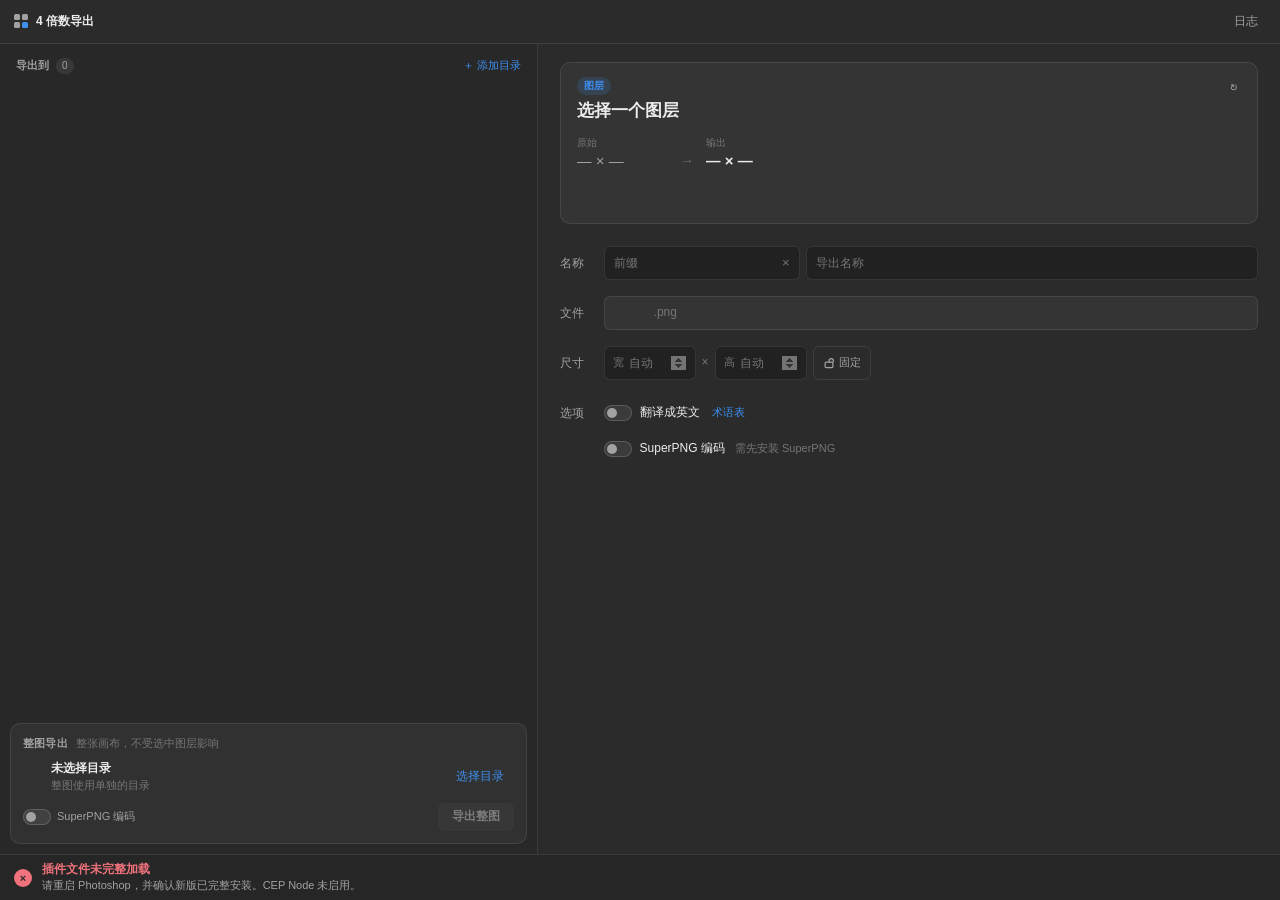
<file: com.align4.export/index.html>
<!doctype html>
<html lang="zh-CN">
<head><meta charset="utf-8"><meta name="viewport" content="width=device-width,initial-scale=1">
<meta http-equiv="Content-Security-Policy" content="default-src 'self'; script-src 'self'; style-src 'self'; connect-src 'self'; img-src 'self' data:">
<title>4 倍数导出</title><link rel="stylesheet" href="css/panel.css"></head>
<body>
<div class="app" id="app">
 <header class="topbar">
  <div class="brand"><span class="brand-mark" aria-hidden="true"><i></i><i></i><i></i><i></i></span><span>4 倍数导出</span></div>
  <button id="openLog" class="ghost-button" title="运行日志与诊断信息">日志</button>
 </header>

 <div class="body">
  <div class="object-area">
   <section class="object" aria-live="polite">
    <div class="object-head"><span id="objectKind" class="badge">图层</span><button id="refresh" class="icon-button" title="重新读取当前选择" aria-label="重新读取当前选择">↻</button></div>
    <h1 id="objectName">选择一个图层</h1>
    <div class="size-flow">
     <div class="size-cell"><span class="size-label">原始</span><span id="sizeSource" class="size-value">— × —</span></div>
     <span class="size-arrow" aria-hidden="true">→</span>
     <div class="size-cell"><span class="size-label">输出</span><strong id="sizeTarget" class="size-value">— × —</strong></div>
    </div>
    <p id="objectHint" class="hint"></p>
   </section>

  </div>
  <main class="settings">
   <!-- One form: a short label on the left of every row, controls on the right. -->
   <div class="form">
    <div class="form-row">
     <label class="form-label" for="exportName">名称</label>
     <div class="form-control name-row">
      <div class="field prefix-field"><input id="prefix" type="text" maxlength="32" placeholder="前缀" autocomplete="off" spellcheck="false" aria-label="文件名前缀"><button id="clearPrefix" class="field-clear" title="清空前缀" aria-label="清空前缀">×</button></div>
      <div class="field name-field"><input id="exportName" type="text" maxlength="120" placeholder="导出名称" autocomplete="off" spellcheck="false" aria-label="导出名称" title="按 Enter 导出到最近使用的目录"><button id="resetName" class="field-action" title="恢复为当前图层名" hidden>用图层名</button></div>
     </div>
    </div>

    <div class="form-row">
     <span class="form-label">文件</span>
     <div class="form-control">
      <div id="englishRow" class="file-field readonly">
       <span id="filePrefix" class="file-fix" hidden></span>
       <input id="englishName" class="file-input" type="text" maxlength="120" autocomplete="off" spellcheck="false" readonly aria-label="导出文件名" title="按 Enter 导出到最近使用的目录；Esc 恢复自动翻译">
       <span class="file-fix">.png</span>
       <button id="englishReset" class="field-action" hidden title="放弃修改，恢复自动翻译">恢复</button>
       <span id="fileName" class="sr-only"></span>
       <span id="fileMeasure" class="file-measure" aria-hidden="true"></span>
      </div>
      <p id="translateNote" class="translate-note" hidden></p>
     </div>
    </div>

    <div class="form-row" id="sizeGroup">
     <span class="form-label">尺寸</span>
     <div class="form-control size-row">
      <label class="field size-field"><span>宽</span><input id="minWidth" type="number" min="1" max="30000" step="1" placeholder="自动" aria-label="最小输出宽度" title="留空：按实际尺寸自动补齐到 4 的倍数"></label>
      <span class="times">×</span>
      <label class="field size-field"><span>高</span><input id="minHeight" type="number" min="1" max="30000" step="1" placeholder="自动" aria-label="最小输出高度" title="留空：按实际尺寸自动补齐到 4 的倍数"></label>
      <button id="lockSize" class="lock-button" aria-pressed="false" title="固定后，之后的每张切图都按这个尺寸输出"><svg viewBox="0 0 14 14" width="12" height="12" fill="none" stroke="currentColor" stroke-width="1.4" aria-hidden="true"><rect x="2.5" y="6" width="9" height="6.5" rx="1.3"/><path class="shackle" d="M4.5 6V4.3a2.5 2.5 0 0 1 5 0V6"/></svg><span>固定</span></button>
     </div>
    </div>

    <div class="form-row">
     <span class="form-label">选项</span>
     <div class="form-control options">
      <div class="option-line">
       <label class="toggle-row" title="把名称里的中文离线翻译成英文：我的术语表 → 内置术语表 → 离线词典；查不到的保留中文"><input id="translate" type="checkbox"><span class="toggle" aria-hidden="true"></span><span>翻译成英文</span></label>
       <button id="openGlossary" class="link-button" title="打开“我的术语表”，可以自己添加或修改译法">术语表</button>
      </div>
      <div class="option-line">
       <label class="toggle-row" title="补边后调用已安装的 SuperPNG 重新编码；失败时不会改存普通 PNG"><input id="superPNG" type="checkbox"><span class="toggle" aria-hidden="true"></span><span>SuperPNG 编码</span></label>
       <span class="inline-hint">需先安装 SuperPNG</span>
      </div>
     </div>
    </div>
   </div>
  </main>

  <aside class="destinations" aria-label="导出目录">
   <div class="dest-head"><h2>导出到</h2><span id="directoryCount" class="count">0</span><button id="addDirectory" class="link-button">＋ 添加目录</button></div>
   <div id="directoryList" class="dest-list"></div>
   <section class="canvas-card" aria-label="整图导出">
    <div class="canvas-head"><h2>整图导出</h2><span class="muted">整张画布，不受选中图层影响</span></div>
    <div class="canvas-dir">
     <span class="dest-icon" id="canvasIcon" aria-hidden="true"></span>
     <div class="dest-main">
      <strong id="canvasDirName" class="canvas-dir-name">未选择目录</strong>
      <p id="canvasDirPath" class="dest-path">整图使用单独的目录</p>
      <p id="canvasLast" class="dest-last" hidden></p>
     </div>
     <button id="canvasFolder" class="ghost-button">选择目录</button>
    </div>
    <div class="canvas-actions">
     <label class="toggle-row small" title="整图单独设置，默认关闭"><input id="canvasSuperPNG" type="checkbox"><span class="toggle" aria-hidden="true"></span><span>SuperPNG 编码</span></label>
     <button id="canvasExport" class="canvas-export" disabled>导出整图</button>
    </div>
   </section>
  </aside>
 </div>

 <footer class="statusbar" id="statusbar" data-kind="idle" role="status" aria-live="polite">
  <span class="status-icon" aria-hidden="true"></span>
  <div class="status-text"><strong id="statusTitle">正在连接 Photoshop…</strong><span id="statusDetail"></span></div>
  <button id="statusOpen" class="ghost-button" hidden>打开目录</button>
  <button id="statusLog" class="ghost-button" hidden>查看日志</button>
  <button id="cancelJob" class="ghost-button danger" hidden>取消</button>
  <div class="progress" aria-hidden="true"><i></i></div>
 </footer>

 <section id="logPanel" class="log-panel" hidden aria-label="运行日志">
  <header class="log-header">
   <h2>运行日志</h2>
   <label class="log-verbose"><input id="logVerbose" type="checkbox">显示详细</label>
   <button id="logCopy" class="primary-button" title="复制环境、日志与 Generator 日志，可直接粘贴发送">复制诊断信息</button>
   <button id="logFolder" class="ghost-button" title="打开日志文件所在目录">打开日志目录</button>
   <button id="logClose" class="icon-button" aria-label="关闭日志">×</button>
  </header>
  <div id="logList" class="log-list" role="log"></div>
  <footer class="log-footer"><span id="logNote"></span><span id="version">v2.0.0</span><button id="restoreSize" class="link-button" title="把面板恢复为 760 × 620">恢复默认大小</button></footer>
  <textarea id="debug" class="debug" hidden readonly aria-label="诊断信息，可按 Ctrl+C 复制"></textarea>
 </section>
</div>
<script src="js/panel.js"></script>
</body>
</html>
</file>
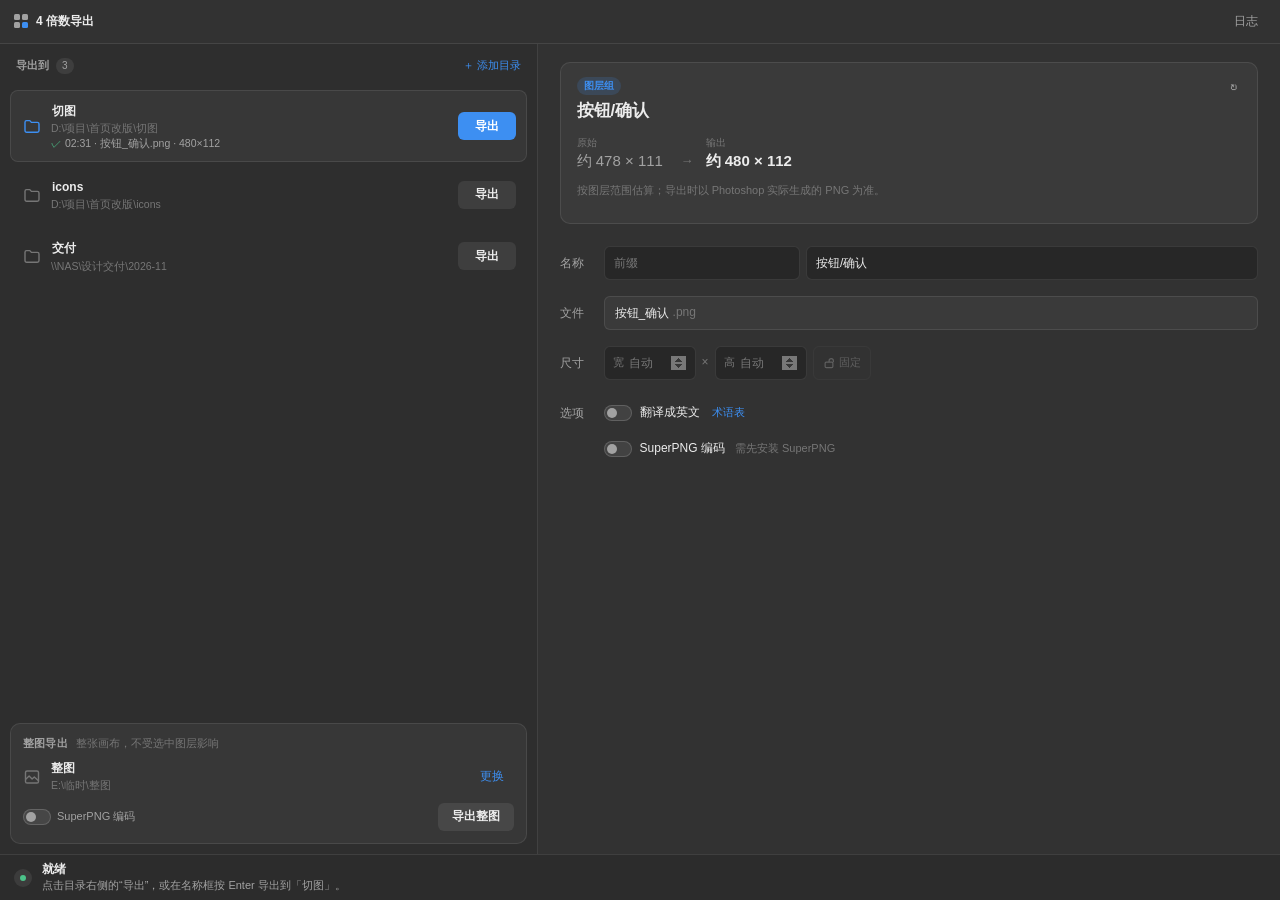
<file: dev/panel-frame.html>
<!doctype html>
<html lang="zh-CN">
<head>
<meta charset="utf-8">
<meta name="viewport" content="width=device-width,initial-scale=1">
<title>面板（模拟 Photoshop）</title>
<link rel="stylesheet" href="../com.align4.export/css/panel.css">
</head>
<body>
<script src="mock.js"></script>
</body>
</html>
</file>
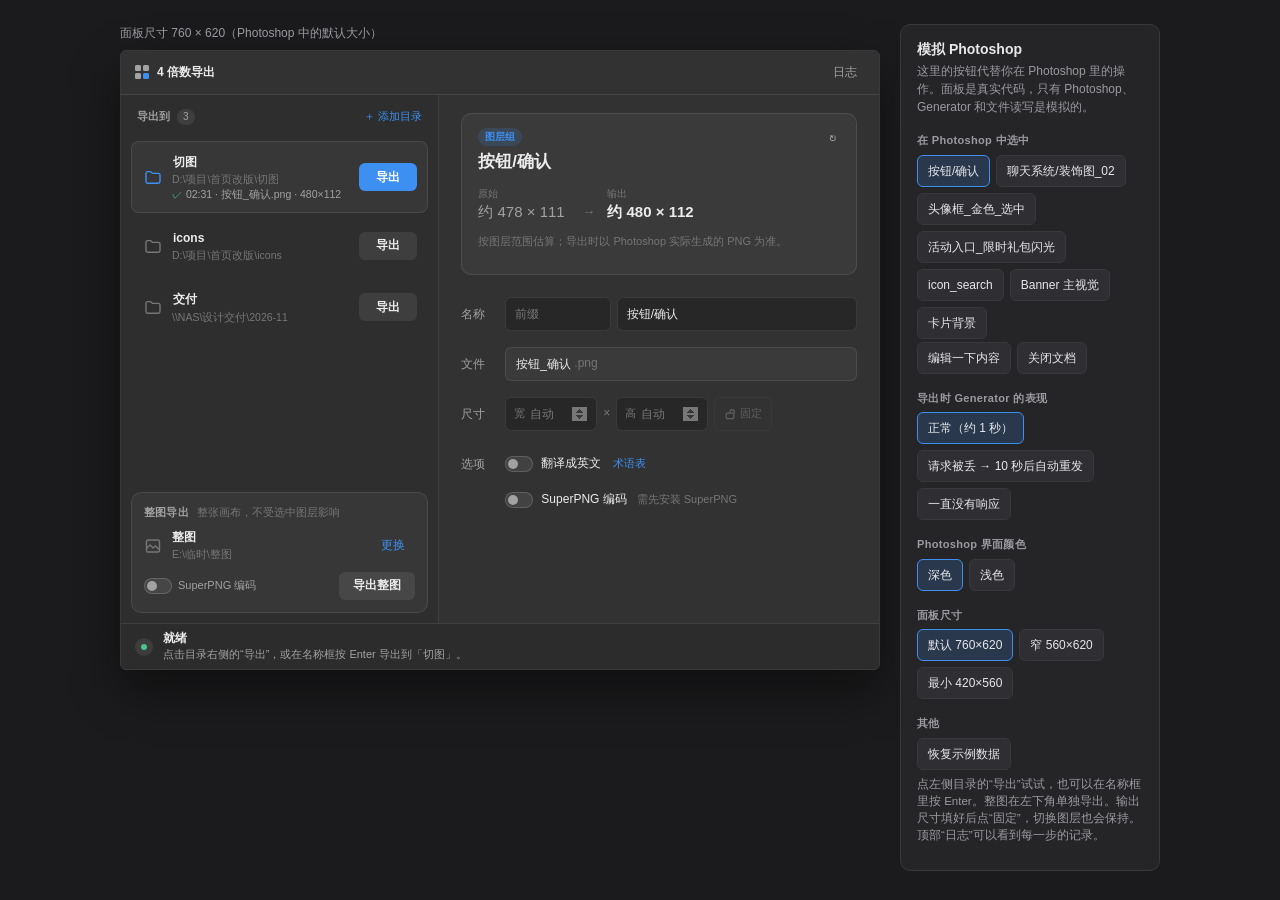
<file: dev/preview.html>
<!doctype html>
<html lang="zh-CN">
<head>
<meta charset="utf-8">
<meta name="viewport" content="width=device-width,initial-scale=1">
<title>面板预览</title>
<style>
  :root { --bg: #1b1b1d; --card: #252528; --text: #e8e8ea; --muted: #9a9aa0; --line: #38383d; --accent: #3d8ff2; }
  * { box-sizing: border-box; }
  body { margin: 0; min-height: 100vh; background: var(--bg); color: var(--text); font: 13px/1.5 "Segoe UI", "Microsoft YaHei UI", -apple-system, sans-serif; display: flex; flex-wrap: wrap; justify-content: center; align-items: flex-start; padding: 24px 16px; }
  .stage { margin: 0 20px 20px 0; }
  .stage p { margin: 0 0 8px; color: var(--muted); font-size: 12px; }
  .frame { display: block; border: 1px solid var(--line); border-radius: 6px; box-shadow: 0 20px 50px rgba(0,0,0,.45); background: #323232; max-width: 100%; }
  aside { width: 260px; max-width: 100%; background: var(--card); border: 1px solid var(--line); border-radius: 10px; padding: 14px 16px; }
  h1 { font-size: 14px; margin: 0 0 2px; }
  .sub { color: var(--muted); font-size: 12px; margin: 0 0 12px; }
  h2 { font-size: 11px; font-weight: 600; color: var(--muted); margin: 16px 0 6px; letter-spacing: .03em; }
  .row { display: flex; flex-wrap: wrap; margin: -3px; }
  button { margin: 3px; padding: 6px 10px; border-radius: 6px; border: 1px solid var(--line); background: #2f2f33; color: var(--text); font: inherit; font-size: 12px; cursor: pointer; }
  button:hover { border-color: #55555c; }
  button.on { border-color: var(--accent); background: rgba(61,143,242,.18); }
  .note { font-size: 11.5px; color: var(--muted); margin-top: 6px; }
</style>
</head>
<body>
  <div class="stage">
    <p id="sizeLabel">面板尺寸 760 × 620（Photoshop 中的默认大小）</p>
    <iframe id="panel" class="frame" src="panel-frame.html" width="760" height="620" title="插件面板"></iframe>
  </div>
  <aside>
    <h1>模拟 Photoshop</h1>
    <p class="sub">这里的按钮代替你在 Photoshop 里的操作。面板是真实代码，只有 Photoshop、Generator 和文件读写是模拟的。</p>

    <h2>在 Photoshop 中选中</h2>
    <div class="row" id="layers"></div>
    <div class="row"><button data-act="edit">编辑一下内容</button><button data-act="close">关闭文档</button></div>

    <h2>导出时 Generator 的表现</h2>
    <div class="row" id="scenarios">
      <button data-scenario="normal" class="on">正常（约 1 秒）</button>
      <button data-scenario="dropped">请求被丢 → 10 秒后自动重发</button>
      <button data-scenario="fail">一直没有响应</button>
    </div>

    <h2>Photoshop 界面颜色</h2>
    <div class="row" id="themes"><button data-theme="dark" class="on">深色</button><button data-theme="light">浅色</button></div>

    <h2>面板尺寸</h2>
    <div class="row" id="sizes"><button data-size="760x620" class="on">默认 760×620</button><button data-size="560x620">窄 560×620</button><button data-size="420x560">最小 420×560</button></div>

    <h2>其他</h2>
    <div class="row"><button data-act="reset">恢复示例数据</button></div>
    <p class="note">点左侧目录的“导出”试试，也可以在名称框里按 Enter。整图在左下角单独导出。输出尺寸填好后点“固定”，切换图层也会保持。顶部“日志”可以看到每一步的记录。</p>
  </aside>
<script>
(function () {
  var frame = document.getElementById('panel');
  function ps() { return frame.contentWindow.mockPS; }
  function mark(group, btn) { Array.prototype.forEach.call(group.children, function (b) { b.classList.toggle('on', b === btn); }); }
  frame.addEventListener('load', function () {
    var layers = document.getElementById('layers'); layers.innerHTML = '';
    ps().state.layers.forEach(function (l, i) {
      var b = document.createElement('button'); b.textContent = l.name; b.title = l.kind + ' ' + l.w + '×' + l.h;
      if (i === ps().state.selected) { b.className = 'on'; }
      b.onclick = function () { ps().select(i); mark(layers, b); }; layers.appendChild(b);
    });
  });
  document.addEventListener('click', function (e) {
    var b = e.target.closest('button'); if (!b || !ps()) { return; }
    if (b.dataset.act === 'edit') { ps().edit(); }
    if (b.dataset.act === 'close') { ps().closeDoc(); mark(document.getElementById('layers'), null); }
    if (b.dataset.act === 'reset') { ps().reset(); }
    if (b.dataset.scenario) { ps().scenario(b.dataset.scenario); mark(b.parentNode, b); }
    if (b.dataset.theme) { ps().theme(b.dataset.theme); mark(b.parentNode, b); }
    if (b.dataset.size) {
      var wh = b.dataset.size.split('x'); frame.width = wh[0]; frame.height = wh[1];
      document.getElementById('sizeLabel').textContent = '面板尺寸 ' + wh[0] + ' × ' + wh[1]; mark(b.parentNode, b);
    }
  });
}());
</script>
</body>
</html>
</file>
<file: com.align4.export/css/panel.css>
/* 4 倍数导出 — panel styles.
   Targets CEP 9+ (Chromium 61): no flex `gap`, `inset`, `:focus-visible` or `:is()`. */

:root {
  --bg: #2b2b2b;            /* replaced at runtime with Photoshop's panel colour */
  --surface: rgba(255, 255, 255, .045);
  --surface-strong: rgba(255, 255, 255, .08);
  --field: rgba(0, 0, 0, .22);
  --border: rgba(255, 255, 255, .09);
  --border-strong: rgba(255, 255, 255, .16);
  --text: #ececec;
  --muted: #a2a2a2;
  --faint: #767676;
  --accent: #3d8ff2;
  --accent-hover: #5aa1f6;
  --accent-soft: rgba(61, 143, 242, .16);
  --accent-ink: #fff;
  --ok: #4cc38a;
  --warn: #e7b44f;
  --err: #f0727c;
  --radius: 8px;
  --mono: Consolas, "Cascadia Mono", "Microsoft YaHei UI", monospace;
}
:root[data-theme="light"] {
  --surface: rgba(0, 0, 0, .035);
  --surface-strong: rgba(0, 0, 0, .07);
  --field: #fff;
  --border: rgba(0, 0, 0, .1);
  --border-strong: rgba(0, 0, 0, .2);
  --text: #1f1f1f;
  --muted: #5f5f5f;
  --faint: #8a8a8a;
  --accent: #1473e6;
  --accent-hover: #0d66d0;
  --accent-soft: rgba(20, 115, 230, .12);
  --ok: #138a52;
  --warn: #a8700b;
  --err: #c9252d;
}

* { box-sizing: border-box; }
html, body { height: 100%; margin: 0; }
body {
  background: var(--bg); color: var(--text); overflow: hidden;
  font: 12px/1.45 "Segoe UI", "Microsoft YaHei UI", "Microsoft YaHei", -apple-system, sans-serif;
  -webkit-font-smoothing: antialiased;
}
button, input, select, textarea { font: inherit; color: inherit; }
button { border: 0; background: none; cursor: pointer; padding: 0; transition: background-color .12s, color .12s, border-color .12s; }
button:disabled { cursor: default; opacity: .4; }
input:focus, button:focus { outline: none; }
button:focus { box-shadow: 0 0 0 2px var(--accent-soft); }
button:focus:not(:hover) { box-shadow: 0 0 0 2px var(--accent); }
button:active:not(:disabled) { -webkit-transform: translateY(1px); transform: translateY(1px); }
[hidden] { display: none !important; }
h1, h2, p { margin: 0; }
h2 { font-size: 11px; font-weight: 600; color: var(--muted); letter-spacing: .02em; }
.muted { color: var(--faint); font-size: 11px; }

.app { display: flex; flex-direction: column; height: 100%; }

/* ---- Top bar ---- */
.topbar { display: flex; align-items: center; height: 44px; flex: 0 0 44px; padding: 0 12px 0 14px; border-bottom: 1px solid var(--border); }
.brand { display: flex; align-items: center; font-weight: 600; font-size: 12px; white-space: nowrap; margin-right: auto; }
.brand-mark { display: grid; grid-template-columns: 6px 6px; grid-gap: 2px; margin-right: 8px; }
.brand-mark i { width: 6px; height: 6px; border-radius: 1.5px; background: var(--muted); }
.brand-mark i:last-child { background: var(--accent); }

.segmented { display: inline-flex; padding: 2px; border-radius: 7px; background: var(--field); border: 1px solid var(--border); }
.segmented button { height: 24px; padding: 0 14px; border-radius: 5px; color: var(--muted); font-weight: 500; white-space: nowrap; }
.segmented button:hover:not(:disabled) { color: var(--text); }
.segmented button[aria-selected="true"], .segmented button[aria-checked="true"] { background: var(--surface-strong); color: var(--text); box-shadow: 0 1px 2px rgba(0, 0, 0, .25); }
.segmented.small button { height: 26px; padding: 0 10px; font-size: 11px; }
.anchor-switch button { height: 28px; padding: 0 14px; }

.ghost-button { height: 26px; padding: 0 10px; border-radius: 6px; color: var(--muted); white-space: nowrap; }
.ghost-button:hover:not(:disabled) { background: var(--surface-strong); color: var(--text); }
.ghost-button.danger:hover:not(:disabled) { color: var(--err); }
.primary-button { height: 26px; padding: 0 12px; border-radius: 6px; background: var(--accent); color: var(--accent-ink); font-weight: 600; white-space: nowrap; }
.primary-button:hover:not(:disabled) { background: var(--accent-hover); }
.link-button { color: var(--accent); font-size: 11px; white-space: nowrap; padding: 2px 0; }
.link-button:hover:not(:disabled) { color: var(--accent-hover); text-decoration: underline; }
.icon-button { width: 26px; height: 26px; border-radius: 6px; color: var(--muted); font-size: 15px; line-height: 26px; text-align: center; }
.icon-button:hover:not(:disabled) { background: var(--surface-strong); color: var(--text); }

/* ---- Body: settings | destinations ---- */
.body { flex: 1; min-height: 0; display: grid; grid-template-columns: minmax(250px, 42%) minmax(0, 1fr); grid-template-rows: auto minmax(0, 1fr);
  grid-template-areas: "dest object" "dest settings"; }
.object-area { grid-area: object; min-width: 0; padding: 18px 22px 0; }
.settings { grid-area: settings; min-width: 0; overflow-y: auto; padding: 22px 22px 20px; }
/* Form: fixed label column, controls aligned on one edge */
.form-row { display: flex; align-items: flex-start; }
.form-row + .form-row { margin-top: 16px; }
.form-label { flex: 0 0 44px; line-height: 34px; font-size: 12px; color: var(--muted); }
.form-control { flex: 1; min-width: 0; }
.form-control.inline, .option-line { display: flex; align-items: center; min-height: 34px; }
.inline-hint { margin-left: 10px; font-size: 11px; color: var(--faint); white-space: nowrap; overflow: hidden; text-overflow: ellipsis; min-width: 0; }
.option-line + .option-line { margin-top: 2px; }
.option-line .link-button { margin-left: 12px; }
.file-row { display: flex; align-items: flex-start; }
.destinations { grid-area: dest; min-width: 0; min-height: 0; display: flex; flex-direction: column; border-right: 1px solid var(--border); background: rgba(0, 0, 0, .08); }
:root[data-theme="light"] .destinations { background: rgba(0, 0, 0, .025); }

/* Object card */
/* Fixed height: content changes (names, sizes, hints) must never move the layout below. */
.object { height: 162px; overflow: hidden; padding: 14px 16px; border-radius: 10px; background: var(--surface); border: 1px solid var(--border); }
.object-head { display: flex; align-items: center; justify-content: space-between; height: 22px; margin: -2px -6px 2px 0; }
.badge { display: inline-block; height: 18px; line-height: 18px; padding: 0 7px; border-radius: 9px; font-size: 10px; font-weight: 600; color: var(--accent); background: var(--accent-soft); }
.object h1 { height: 23px; font-size: 17px; font-weight: 600; line-height: 23px; white-space: nowrap; overflow: hidden; text-overflow: ellipsis; }
.object.empty h1 { color: var(--muted); font-weight: 500; }
.size-flow { display: flex; align-items: flex-end; height: 38px; margin-top: 12px; }
.size-cell { min-width: 0; }
.size-cell:first-child { min-width: 92px; }
.size-label { display: block; font-size: 10px; color: var(--faint); }
.size-value { display: block; height: 22px; line-height: 22px; overflow: hidden; text-overflow: ellipsis; font-size: 15px; font-variant-numeric: tabular-nums; white-space: nowrap; color: var(--muted); }
strong.size-value { color: var(--text); font-weight: 600; }
.size-arrow { color: var(--faint); margin: 0 12px 1px; font-size: 13px; }
/* Always two lines tall, so a long hint wraps instead of being cut, and never resizes the card. */
.hint { height: 34px; line-height: 17px; font-size: 11px; color: var(--faint); margin-top: 10px; overflow: hidden; display: -webkit-box; -webkit-box-orient: vertical; -webkit-line-clamp: 2; }
.hint.warn { color: var(--warn); }

/* Groups and fields */
.field { position: relative; display: block; }
.field input { width: 100%; height: 34px; padding: 0 9px; border-radius: 6px; border: 1px solid var(--border); background: var(--field); }
.field input::-webkit-input-placeholder { color: var(--faint); }
.field input:hover { border-color: var(--border-strong); }
.field input:focus { border-color: var(--accent); box-shadow: 0 0 0 2px var(--accent-soft); }
.field input:disabled { opacity: .5; }
.field.invalid input { border-color: var(--err); }
.name-row { display: flex; }
.prefix-field { flex: 0 0 30%; min-width: 0; margin-right: 6px; }
.prefix-field input { padding-right: 24px; }
.field-clear { position: absolute; right: 4px; top: 7px; width: 20px; height: 20px; border-radius: 4px; color: var(--faint); font-size: 13px; line-height: 20px; }
.field-clear:hover { color: var(--text); background: var(--surface-strong); }
.name-field { flex: 1; min-width: 0; }
.name-field.custom input { border-color: var(--accent-soft); }
/* 文件: one field that is the file name — fixed prefix and .png in grey, the name in between.
   With translation on, the middle is the English and can be typed into directly. */
.file-field { position: relative; display: flex; align-items: center; height: 34px; padding: 0 9px; border-radius: 6px; border: 1px solid var(--border); background: var(--field); }
.file-field.readonly { background: var(--surface); }
.file-field.editable:hover { border-color: var(--border-strong); }
.file-field.focused { border-color: var(--accent); box-shadow: 0 0 0 2px var(--accent-soft); }
.file-field.overridden { padding-right: 52px; }
.file-fix { flex: 0 0 auto; color: var(--faint); white-space: pre; }
.file-input { flex: 0 1 auto; width: 40px; min-width: 24px; max-width: 100%; height: 32px; padding: 0 1px; border: 0; background: transparent; color: var(--text); font: inherit; }
.file-input[readonly] { cursor: default; }
.file-input::-webkit-input-placeholder { color: var(--faint); }
.file-field .field-action { top: 5px; }
.file-measure { position: absolute; left: -9999px; top: 0; visibility: hidden; white-space: pre; font: inherit; }
.sr-only { position: absolute; width: 1px; height: 1px; overflow: hidden; clip: rect(0 0 0 0); white-space: nowrap; }
/* Words worth a second look, named individually; click one to select it in the field */
.check-chip { display: inline-block; margin-right: 6px; padding: 0 6px; border-radius: 4px; line-height: 16px; cursor: pointer; }
.check-chip.dict { color: var(--warn); background: rgba(231, 180, 79, .12); }
.check-chip.none { color: var(--err); background: rgba(240, 114, 124, .12); }
.check-chip:hover { text-decoration: underline; }
/* "用图层名" sits inside the name box, shown only after the name was changed */
.name-field.custom input { padding-right: 70px; }
.field-action { position: absolute; right: 5px; top: 6px; height: 22px; padding: 0 7px; border-radius: 4px; font-size: 10.5px; color: var(--accent); background: var(--accent-soft); white-space: nowrap; }
.field-action:hover:not(:disabled) { background: var(--accent); color: var(--accent-ink); }
.translate-note { height: 16px; line-height: 16px; margin-top: 5px; font-size: 10.5px; color: var(--faint); white-space: nowrap; overflow: hidden; text-overflow: ellipsis; }
.translate-note i { font-style: normal; }

.size-row { display: flex; align-items: center; }
.size-field { width: 92px; flex: 0 1 92px; min-width: 64px; }
.size-field span { position: absolute; left: 9px; top: 9px; font-size: 11px; color: var(--faint); pointer-events: none; }
.size-field input { padding-left: 24px; font-variant-numeric: tabular-nums; }
.size-field input::-webkit-inner-spin-button { opacity: .4; }
.times { color: var(--faint); margin: 0 6px; }
.lock-button { display: inline-flex; align-items: center; height: 34px; padding: 0 9px; margin-left: 6px; border-radius: 6px; border: 1px solid var(--border); color: var(--muted); white-space: nowrap; font-size: 11px; }
.lock-button svg { margin-right: 4px; }
.lock-button:hover:not(:disabled) { border-color: var(--border-strong); color: var(--text); }
.lock-button[aria-pressed="false"] .shackle { -webkit-transform: translateX(2.6px); transform: translateX(2.6px); }
.lock-button[aria-pressed="true"] { background: var(--accent-soft); border-color: var(--accent); color: var(--accent); font-weight: 600; }
.size-locked .size-field input:disabled { opacity: 1; color: var(--accent); border-color: var(--accent-soft); }
.anchor-switch { flex: 0 0 auto; }

.toggle-row { display: flex; align-items: center; cursor: pointer; min-height: 24px; }
.toggle-row input { position: absolute; opacity: 0; width: 1px; height: 1px; }
.toggle { position: relative; width: 28px; height: 16px; flex: 0 0 28px; border-radius: 8px; background: var(--surface-strong); border: 1px solid var(--border-strong); margin-right: 8px; transition: background-color .15s; }
.toggle:after { content: ""; position: absolute; top: 2px; left: 2px; width: 10px; height: 10px; border-radius: 50%; background: var(--muted); transition: left .15s, background-color .15s; }
.toggle-row input:checked + .toggle { background: var(--accent); border-color: var(--accent); }
.toggle-row input:checked + .toggle:after { left: 14px; background: #fff; }
.toggle-row input:focus + .toggle { box-shadow: 0 0 0 2px var(--accent-soft); }
.toggle-row input:disabled ~ * { opacity: .5; }
.toggle-row .muted { margin-left: 8px; }

/* ---- Destinations ---- */
.dest-head { display: flex; align-items: center; height: 40px; flex: 0 0 40px; padding: 4px 16px 0; }
.count { margin-left: 6px; min-width: 18px; height: 16px; line-height: 16px; padding: 0 5px; border-radius: 8px; text-align: center; font-size: 10px; color: var(--muted); background: var(--surface-strong); }
.dest-head .link-button { margin-left: auto; }
.dest-list { flex: 1; min-height: 0; overflow-y: auto; padding: 6px 10px 10px; } /* top room for the first row's remove badge */

.dest { position: relative; display: flex; align-items: center; padding: 10px 10px 10px 12px; border-radius: 8px; border: 1px solid transparent; }
.dest + .dest { margin-top: 4px; }
.dest:hover { background: var(--surface); }
.dest.recent { background: var(--surface); border-color: var(--border); }
.dest.missing .dest-path { color: var(--warn); }
.dest-icon { flex: 0 0 18px; width: 18px; height: 18px; margin-right: 10px; color: var(--faint); }
.dest.recent .dest-icon { color: var(--accent); }
.dest-main { flex: 1; min-width: 0; }
.dest-name { display: block; width: 100%; height: 20px; padding: 0 4px; margin-left: -4px; border: 1px solid transparent; border-radius: 4px; background: transparent; font-weight: 600; text-overflow: ellipsis; }
.dest-name:hover { border-color: var(--border); }
.dest-name:focus { border-color: var(--accent); background: var(--field); }
.dest-path, .dest-last { font-size: 10.5px; color: var(--faint); white-space: nowrap; overflow: hidden; text-overflow: ellipsis; }
.dest-last { color: var(--muted); }
.dest-path.openable { cursor: pointer; }
.dest-path.openable:hover { color: var(--accent); text-decoration: underline; }
.dest-last.ok:before { content: "✓ "; color: var(--ok); }
.dest-last.error { color: var(--err); }
.dest-export { flex: 0 0 auto; min-width: 58px; height: 28px; padding: 0 12px; margin-left: 8px; border-radius: 6px; background: var(--accent); color: var(--accent-ink); font-weight: 600; white-space: nowrap; }
.dest-export:hover:not(:disabled) { background: var(--accent-hover); }
.dest:not(.recent) .dest-export { background: var(--surface-strong); color: var(--text); }
.dest:not(.recent) .dest-export:hover:not(:disabled) { background: var(--accent); color: var(--accent-ink); }
.dest.running .dest-export { background: var(--accent-soft); color: var(--accent); opacity: 1; }
.running-button .run-cancel { display: none; }
.running-button:hover .run-cancel { display: inline; }
.running-button:hover .run-time { display: none; }
.dest .running-button:hover:not(:disabled), .canvas-card .running-button:hover:not(:disabled) { background: var(--err); color: #fff; }
/* Flex-centred icon: a text "×" sits off-centre in most fonts. */
.dest-remove { position: absolute; right: -3px; top: -5px; display: -webkit-inline-box; display: inline-flex; -webkit-box-align: center; align-items: center; -webkit-box-pack: center; justify-content: center;
  height: 20px; min-width: 20px; padding: 0; border-radius: 10px; font-size: 11px; line-height: 1; color: var(--muted); background: var(--bg); border: 1px solid var(--border-strong); opacity: 0; }
.dest-remove svg { display: block; }
.dest-remove.confirm { padding: 0 8px; }
.dest:hover .dest-remove, .dest-remove:focus, .dest-remove.confirm { opacity: 1; }
.dest .dest-remove:disabled { display: none; }
.dest-remove:hover, .dest-remove.confirm { color: #fff; background: var(--err); border-color: var(--err); }

.spinner { display: inline-block; width: 11px; height: 11px; border-radius: 50%; border: 2px solid currentColor; border-right-color: transparent; vertical-align: -1px; margin-right: 5px; -webkit-animation: spin .7s linear infinite; animation: spin .7s linear infinite; }
@-webkit-keyframes spin { to { -webkit-transform: rotate(360deg); } }
@keyframes spin { to { transform: rotate(360deg); } }

.empty-dest { margin: 8px 6px; padding: 18px 14px; border: 1px dashed var(--border-strong); border-radius: 10px; text-align: center; color: var(--muted); }
.empty-dest p { margin-bottom: 10px; line-height: 1.6; }

/* Whole-canvas export: pinned under the directory list */
.canvas-card { flex: 0 0 auto; margin: 0 10px 10px; padding: 12px 12px 12px 12px; border-radius: 10px; background: var(--surface); border: 1px solid var(--border); }
.canvas-head { display: flex; align-items: baseline; margin-bottom: 8px; }
.canvas-head h2 { margin-right: 8px; }
.canvas-head .muted { white-space: nowrap; overflow: hidden; text-overflow: ellipsis; font-size: 10.5px; }
.canvas-dir { display: flex; align-items: center; }
.canvas-dir .ghost-button { margin-left: 6px; color: var(--accent); }
.canvas-dir-name { display: block; font-weight: 600; white-space: nowrap; overflow: hidden; text-overflow: ellipsis; }
.canvas-card.unset .canvas-dir-name { color: var(--muted); font-weight: 500; }
.canvas-actions { display: flex; align-items: center; margin-top: 10px; }
.toggle-row.small { font-size: 11px; color: var(--muted); margin-right: auto; }
.toggle-row.small .toggle { margin-right: 6px; }
.canvas-export { height: 28px; padding: 0 14px; border-radius: 6px; background: var(--surface-strong); color: var(--text); font-weight: 600; white-space: nowrap; }
.canvas-export:hover:not(:disabled) { background: var(--accent); color: var(--accent-ink); }
.canvas-card.running .canvas-export { background: var(--accent-soft); color: var(--accent); opacity: 1; }

/* ---- Status bar ---- */
.statusbar { position: relative; display: flex; align-items: center; height: 46px; flex: 0 0 46px; padding: 0 10px 0 14px; border-top: 1px solid var(--border); background: rgba(0, 0, 0, .12); }
:root[data-theme="light"] .statusbar { background: rgba(0, 0, 0, .03); }
.status-icon { flex: 0 0 18px; width: 18px; height: 18px; margin-right: 10px; border-radius: 50%; text-align: center; line-height: 18px; font-size: 11px; font-weight: 700; color: var(--bg); background: var(--faint); }
.status-text { flex: 1; min-width: 0; display: flex; flex-direction: column; justify-content: center; }
.status-text strong { font-weight: 600; white-space: nowrap; overflow: hidden; text-overflow: ellipsis; }
.status-text span { font-size: 11px; color: var(--muted); white-space: nowrap; overflow: hidden; text-overflow: ellipsis; }
.statusbar .ghost-button { margin-left: 4px; }
.statusbar #cancelJob { border: 1px solid var(--border-strong); color: var(--text); }
.statusbar #cancelJob:hover { border-color: var(--err); background: var(--err); color: #fff; }
.statusbar[data-kind="idle"] .status-icon { background: var(--surface-strong); }
.statusbar[data-kind="idle"] .status-icon:after { content: ""; display: inline-block; width: 6px; height: 6px; border-radius: 50%; background: var(--faint); vertical-align: 1px; }
.statusbar[data-kind="ready"] .status-icon { background: var(--surface-strong); }
.statusbar[data-kind="ready"] .status-icon:after { content: ""; display: inline-block; width: 6px; height: 6px; border-radius: 50%; background: var(--ok); vertical-align: 1px; }
.statusbar[data-kind="ok"] .status-icon { background: var(--ok); }
.statusbar[data-kind="ok"] .status-icon:after { content: "✓"; }
.statusbar[data-kind="warn"] .status-icon { background: var(--warn); }
.statusbar[data-kind="warn"] .status-icon:after { content: "!"; }
.statusbar[data-kind="error"] .status-icon { background: var(--err); }
.statusbar[data-kind="error"] .status-icon:after { content: "×"; }
.statusbar[data-kind="error"] .status-text strong { color: var(--err); }
.statusbar[data-kind="working"] .status-icon { background: none; border: 2px solid var(--accent); border-right-color: transparent; -webkit-animation: spin .8s linear infinite; animation: spin .8s linear infinite; }
.progress { position: absolute; left: 0; right: 0; top: -1px; height: 2px; overflow: hidden; opacity: 0; }
.progress i { position: absolute; top: 0; left: -30%; width: 30%; height: 100%; background: var(--accent); }
.statusbar[data-kind="working"] .progress { opacity: 1; }
.statusbar[data-kind="working"] .progress i { -webkit-animation: slide 1.3s ease-in-out infinite; animation: slide 1.3s ease-in-out infinite; }
@-webkit-keyframes slide { to { left: 100%; } }
@keyframes slide { to { left: 100%; } }

/* ---- Log panel ---- */
.log-panel { position: fixed; top: 0; right: 0; bottom: 0; left: 0; z-index: 50; display: flex; flex-direction: column; padding: 10px 12px; background: var(--bg); }
.log-header { display: flex; align-items: center; flex: 0 0 auto; margin-bottom: 8px; }
.log-header h2 { font-size: 13px; color: var(--text); margin-right: auto; }
.log-header > * + * { margin-left: 6px; }
.log-verbose { display: flex; align-items: center; font-size: 11px; color: var(--muted); cursor: pointer; margin-right: 4px; }
.log-verbose input { margin: 0 4px 0 0; }
.log-list { flex: 1; min-height: 0; overflow: auto; padding: 8px 10px; border-radius: 8px; background: rgba(0, 0, 0, .28); border: 1px solid var(--border); font: 11px/1.6 var(--mono); -webkit-user-select: text; user-select: text; }
:root[data-theme="light"] .log-list { background: #fff; }
.log-row { white-space: pre-wrap; word-break: break-all; }
.log-debug { color: var(--faint); }
.log-warn { color: var(--warn); }
.log-error { color: var(--err); }
.log-empty { color: var(--faint); font-family: inherit; padding: 6px 0; }
.log-footer { display: flex; align-items: center; flex: 0 0 auto; margin-top: 6px; font-size: 10.5px; color: var(--faint); }
.log-footer > span:first-child { flex: 1; min-width: 0; white-space: nowrap; overflow: hidden; text-overflow: ellipsis; margin-right: 10px; }
.log-footer .link-button { margin-left: 10px; font-size: 10.5px; }
.debug { position: absolute; left: 12px; right: 12px; bottom: 34px; height: 45%; padding: 10px; border-radius: 8px; border: 1px solid var(--accent); background: var(--bg); font: 11px/1.5 var(--mono); }

/* Scrollbars */
::-webkit-scrollbar { width: 8px; height: 8px; }
::-webkit-scrollbar-thumb { background: var(--surface-strong); border-radius: 4px; border: 2px solid transparent; background-clip: content-box; }
::-webkit-scrollbar-thumb:hover { background-color: var(--border-strong); }

/* ---- Narrow panels: stack the two columns ---- */
/* Order: object, then the directories (the main action), then the settings. */
@media (max-width: 620px) {
  .body { display: flex; flex-direction: column; overflow-y: auto; }
  .object-area { order: 0; flex: 0 0 auto; padding: 12px 12px 8px; }
  .destinations { order: 1; flex: 0 0 auto; border-right: 0; background: none; }
  .settings { order: 2; flex: 0 0 auto; overflow: visible; border-top: 1px solid var(--border); }
  .dest-head { padding: 0 12px; }
  .dest-list { overflow: visible; padding: 0 4px 8px; }
  .brand > span:last-child { display: none; }
}
@media (max-width: 460px) {
  .settings { padding: 12px; }
  .dest-path { display: none; }
  .anchor-switch { margin-left: 8px; }
  .size-field { width: 70px; flex-basis: 70px; min-width: 56px; }
  .lock-button span { display: none; }
  .toggle-row .muted { display: none; }
}
@media (prefers-reduced-motion: reduce) {
  .spinner, .statusbar[data-kind="working"] .status-icon, .statusbar[data-kind="working"] .progress i { -webkit-animation: none; animation: none; }
}
</file>
